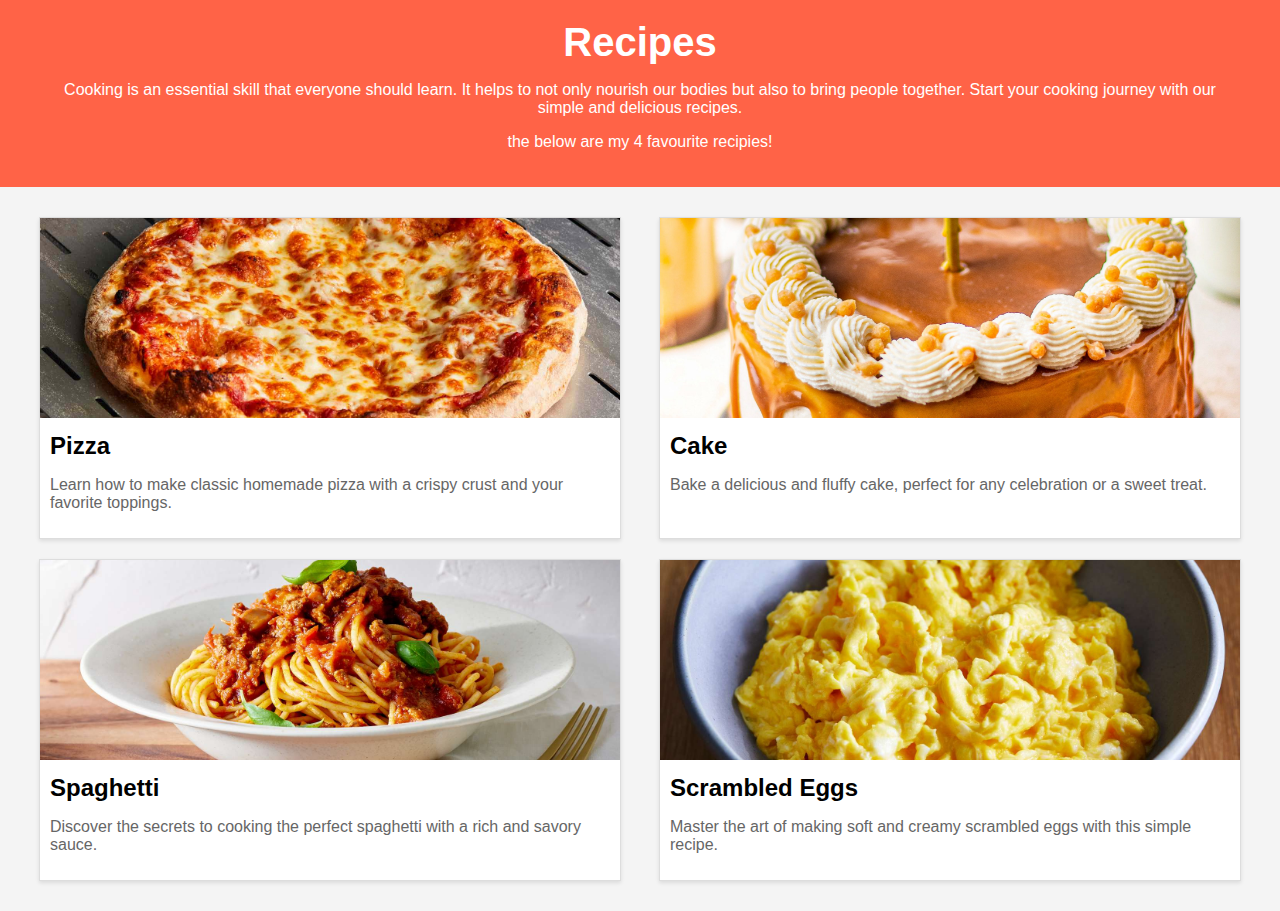
<file: recipe/index.html>
<!DOCTYPE html>
<html lang="en">
<head>
    <meta charset="UTF-8">
    <meta name="viewport" content="width=device-width, initial-scale=1.0">
    <title>Recipes</title>
    <link rel="stylesheet" href="styles.css">
</head>
<body>
    <header>
        <h1>Recipes</h1>
        <p>Cooking is an essential skill that everyone should learn. It helps to not only nourish our bodies but also to bring people together. Start your cooking journey with our simple and delicious recipes.<p>the below are my 4 favourite recipies!</p>
    </header>
    <div class="recipe-container">
        <div class="recipe">
            <a href="pizza.html" style="text-decoration: none; color: black;"><img src="images/pizza.jpg" alt="Pizza"></a>
            <a href="pizza.html" style="text-decoration: none; color: black;"><h2>Pizza</h2></a>
            <p>Learn how to make classic homemade pizza with a crispy crust and your favorite toppings.</p>
        </div>
        <div class="recipe">
            <a href="cake.html" style="text-decoration: none; color: black;"><img src="images/cake.jpg" alt="Cake"></a>
            <a href="cake.html" style="text-decoration: none; color: black;"><h2>Cake</h2></a>
            <p>Bake a delicious and fluffy cake, perfect for any celebration or a sweet treat.</p>
        </div>
        <div class="recipe">
            <a href="spaghetti.html" style="text-decoration: none; color: black;"><img src="images/spaghetti.jpg" alt="Spaghetti"></a>
            <a href="spaghetti.html" style="text-decoration: none; color: black;"><h2>Spaghetti</h2></a>
            <p>Discover the secrets to cooking the perfect spaghetti with a rich and savory sauce.</p>
        </div>
        <div class="recipe">
            <a href="scarambled.html" style="text-decoration: none; color: black;"><img src="images/scrambled-eggs.jpg" alt="Scrambled Eggs"></a>
            <a href="scarambled.html" style="text-decoration: none; color: black;"><h2>Scrambled Eggs</h2></a>
            <p>Master the art of making soft and creamy scrambled eggs with this simple recipe.</p>
        </div>
    </div>
</body>
</html>
</file>
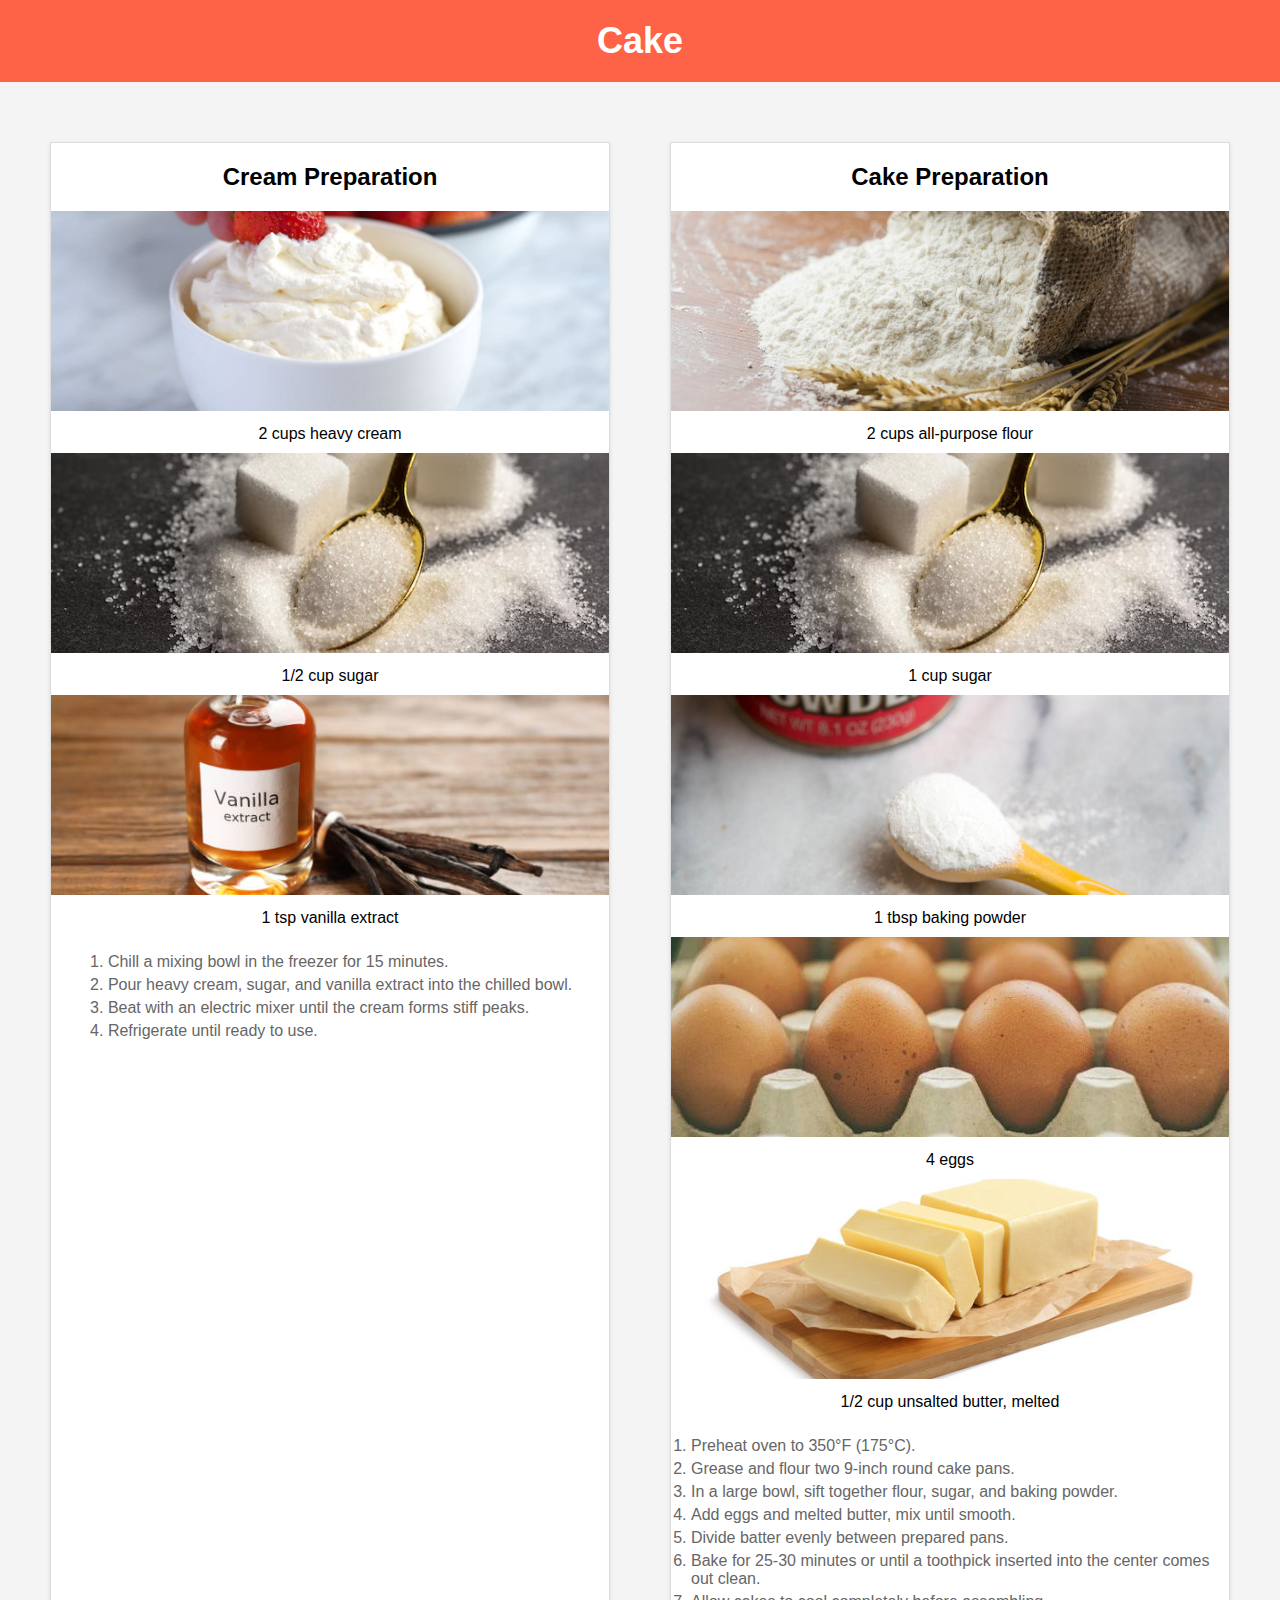
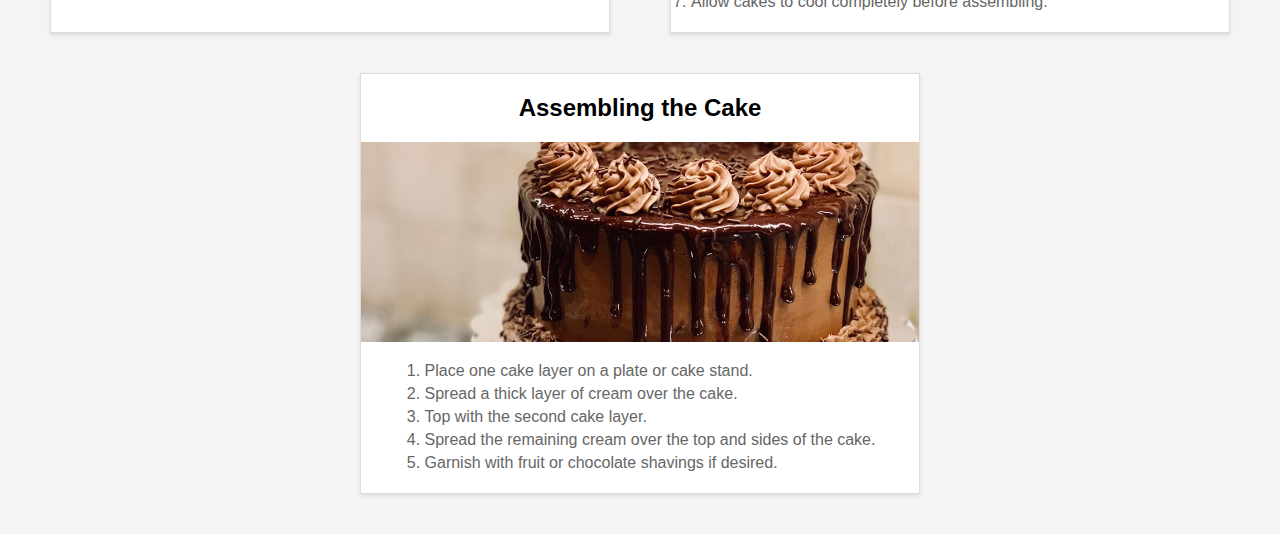
<file: recipe/cake.html>
<!DOCTYPE html>
<html lang="en">
<head>
    <meta charset="UTF-8">
    <meta name="viewport" content="width=device-width, initial-scale=1.0">
    <title>Cake Recipe</title>
    <link rel="stylesheet" href="spaghetti.css">
</head>
<body>
    <header>
        <h1>Cake</h1>
    </header>
    <div class="ingredients-container">
        <div class="section">
            <h2>Cream Preparation</h2>
            <img src="images/cream.jpg" alt="Cream">
            <p>2 cups heavy cream</p>
            <img src="images/sugar.jpg" alt="Sugar">
            <p>1/2 cup sugar</p>
            <img src="images/vanilla.jpg" alt="Vanilla Extract">
            <p>1 tsp vanilla extract</p>
            <ol class="instruction">
                <li>Chill a mixing bowl in the freezer for 15 minutes.</li>
                <li>Pour heavy cream, sugar, and vanilla extract into the chilled bowl.</li>
                <li>Beat with an electric mixer until the cream forms stiff peaks.</li>
                <li>Refrigerate until ready to use.</li>
            </ol>
        </div>
        <div class="section">
            <h2>Cake Preparation</h2>
            <img src="images/flour.jpg" alt="Flour">
            <p>2 cups all-purpose flour</p>
            <img src="images/sugar.jpg" alt="Sugar">
            <p>1 cup sugar</p>
            <img src="images/baking-powder.jpg" alt="Baking Powder">
            <p>1 tbsp baking powder</p>
            <img src="images/eggs.jpg" alt="Eggs">
            <p>4 eggs</p>
            <img src="images/butter.jpg" alt="Butter">
            <p>1/2 cup unsalted butter, melted</p>
            <ol class="instruction">
                <li>Preheat oven to 350°F (175°C).</li>
                <li>Grease and flour two 9-inch round cake pans.</li>
                <li>In a large bowl, sift together flour, sugar, and baking powder.</li>
                <li>Add eggs and melted butter, mix until smooth.</li>
                <li>Divide batter evenly between prepared pans.</li>
                <li>Bake for 25-30 minutes or until a toothpick inserted into the center comes out clean.</li>
                <li>Allow cakes to cool completely before assembling.</li>
            </ol>
        </div>
        <div class="section">
            <h2>Assembling the Cake</h2>
            <img src="images/assembly.jpg" alt="Cake Assembly">
            <ol class="instruction">
                <li>Place one cake layer on a plate or cake stand.</li>
                <li>Spread a thick layer of cream over the cake.</li>
                <li>Top with the second cake layer.</li>
                <li>Spread the remaining cream over the top and sides of the cake.</li>
                <li>Garnish with fruit or chocolate shavings if desired.</li>
            </ol>
        </div>
    </div>
</body>
</html>
</file>
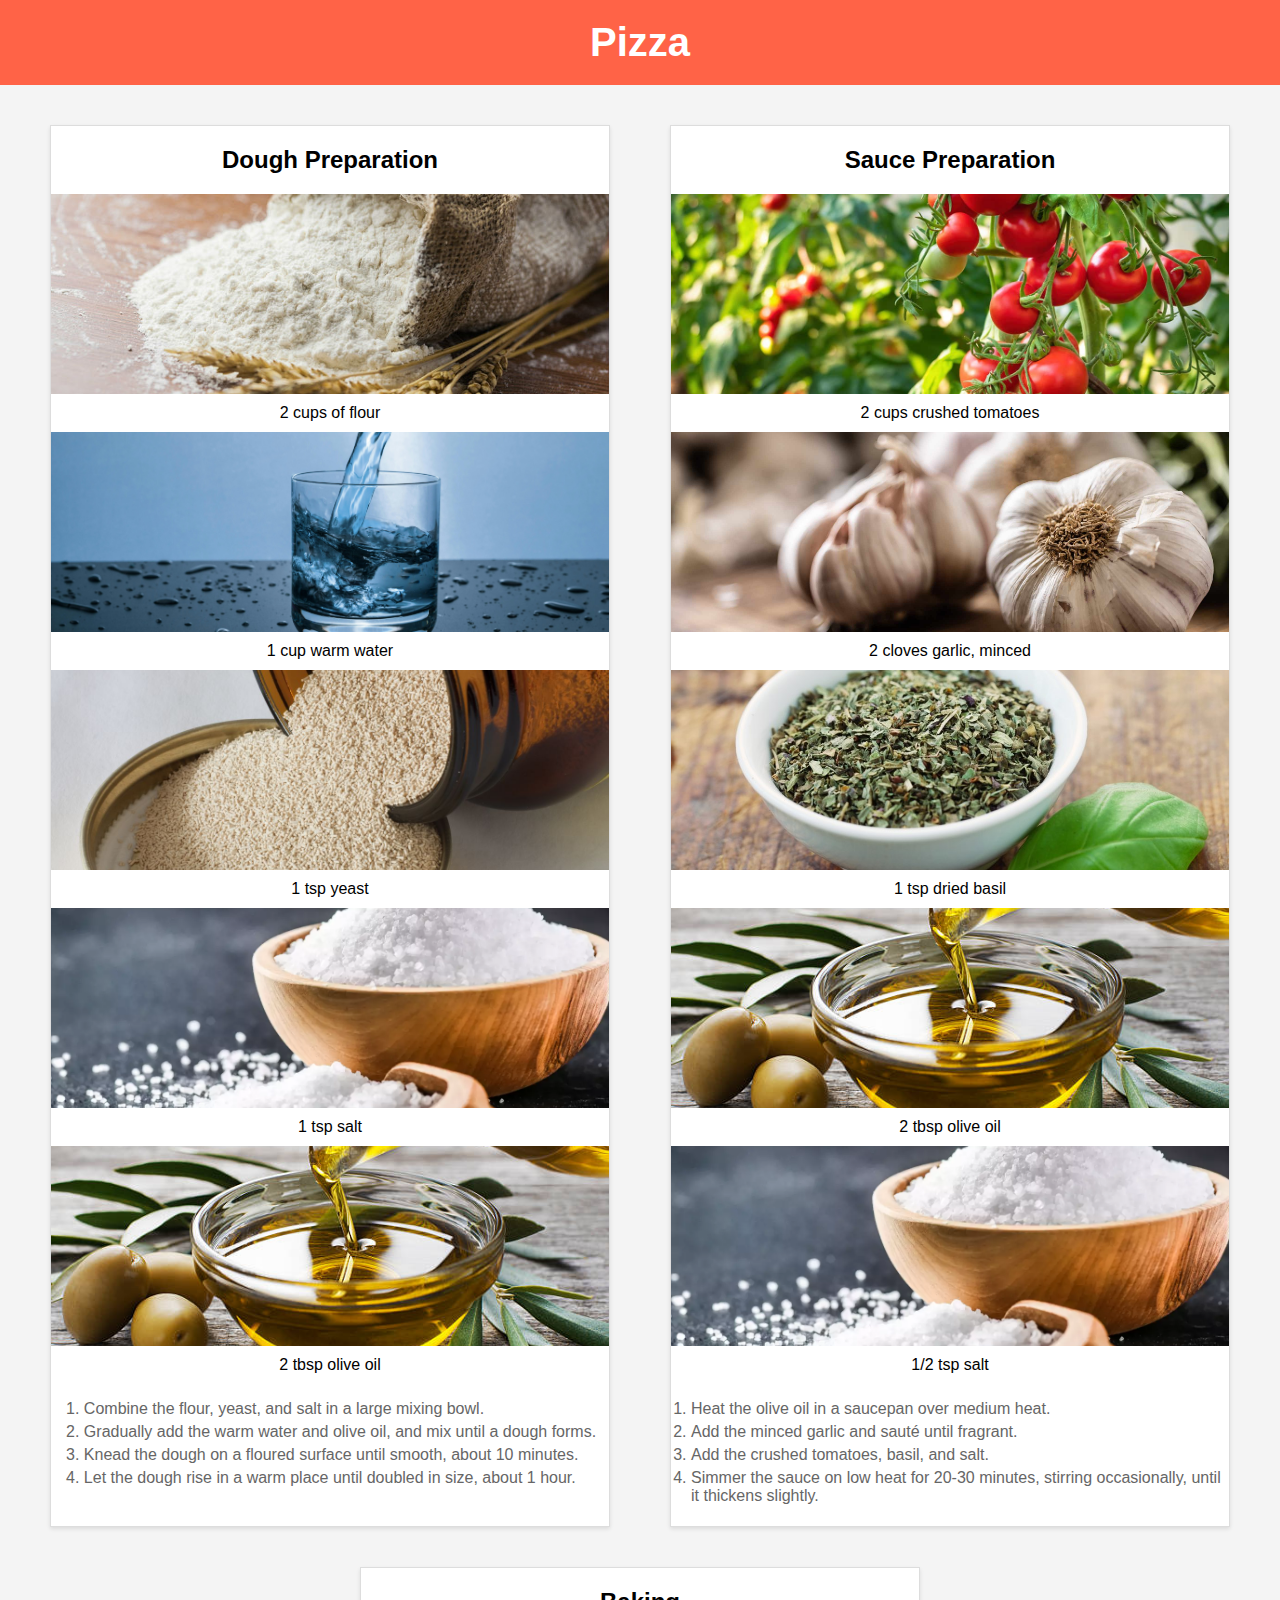
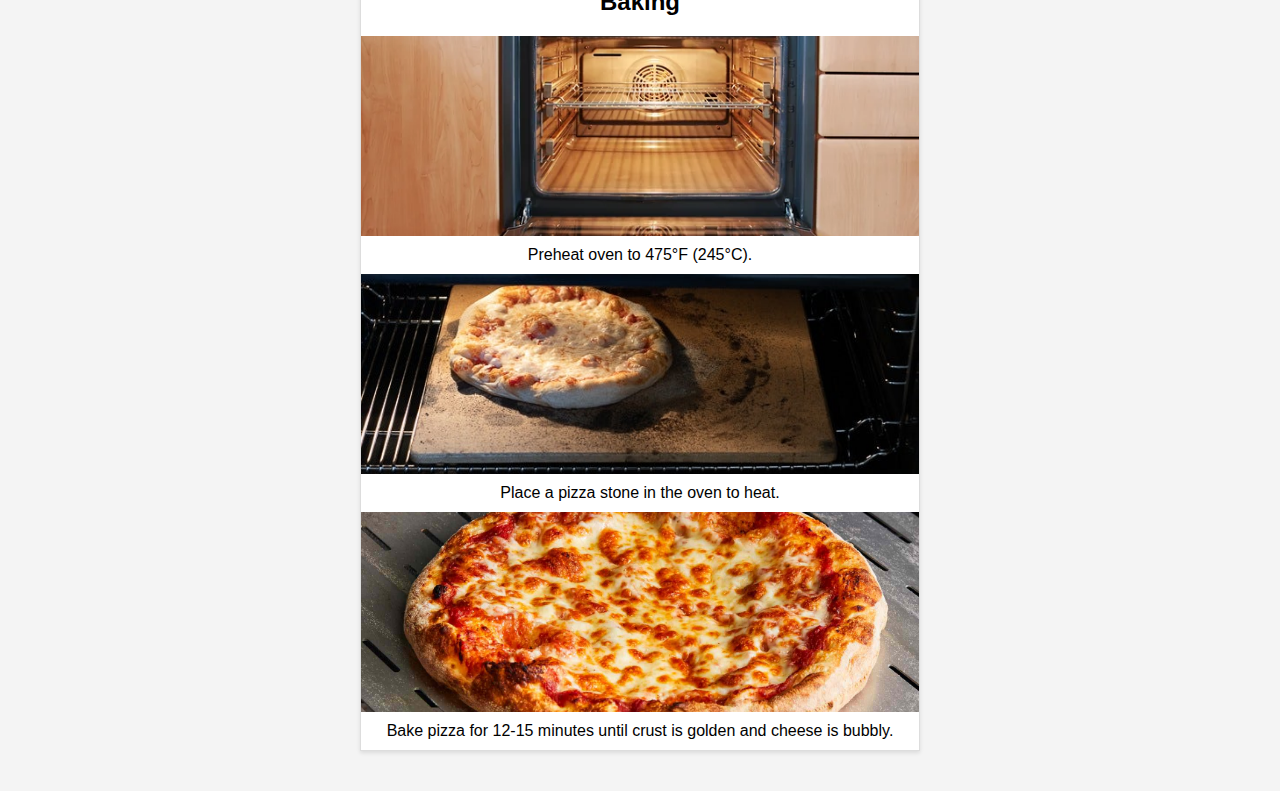
<file: recipe/pizza.html>
<!DOCTYPE html>
<html lang="en">
<head>
    <meta charset="UTF-8">
    <meta name="viewport" content="width=device-width, initial-scale=1.0">
    <title>Pizza Ingredients</title>
    <link rel="stylesheet" href="styles.css">
</head>
<body>
    <header>
        <h1>Pizza</h1>
    </header>
    <div class="ingredients-container">
        <div class="section">
            <h2>Dough Preparation</h2>
            <img src="images/flour.jpg" alt="Flour">
            <p>2 cups of flour</p>
            <img src="images/water.jpg" alt="Water">
            <p>1 cup warm water</p>
            <img src="images/yeast.jpg" alt="Yeast">
            <p>1 tsp yeast</p>
            <img src="images/salt.jpg" alt="Salt">
            <p>1 tsp salt</p>
            <img src="images/oil.jpg" alt="Olive Oil">
            <p>2 tbsp olive oil</p>
            <ol class="instruction">
                <li>Combine the flour, yeast, and salt in a large mixing bowl.</li>
                <li>Gradually add the warm water and olive oil, and mix until a dough forms.</li>
                <li>Knead the dough on a floured surface until smooth, about 10 minutes.</li>
                <li>Let the dough rise in a warm place until doubled in size, about 1 hour.</li>
            </ol>
        </div>
        <div class="section">
            <h2>Sauce Preparation</h2>
            <img src="images/tomatoes.jpg" alt="Tomatoes">
            <p>2 cups crushed tomatoes</p>
            <img src="images/garlic.jpg" alt="Garlic">
            <p>2 cloves garlic, minced</p>
            <img src="images/basil.jpg" alt="Basil">
            <p>1 tsp dried basil</p>
            <img src="images/oil.jpg" alt="Olive Oil">
            <p>2 tbsp olive oil</p>
            <img src="images/salt.jpg" alt="Salt">
            <p>1/2 tsp salt</p>
            <ol class="instruction">
                <li>Heat the olive oil in a saucepan over medium heat.</li>
                <li>Add the minced garlic and sauté until fragrant.</li>
                <li>Add the crushed tomatoes, basil, and salt.</li>
                <li>Simmer the sauce on low heat for 20-30 minutes, stirring occasionally, until it thickens slightly.</li>
            </ol>
        </div>
        <div class="section">
            <h2>Baking</h2>
            <img src="images/oven.jpg" alt="Oven">
            <p>Preheat oven to 475°F (245°C).</p>
            <img src="images/pizza-stone.jpg" alt="Pizza Stone">
            <p>Place a pizza stone in the oven to heat.</p>
            <img src="images/pizza.jpg" alt="Pizza">
            <p>Bake pizza for 12-15 minutes until crust is golden and cheese is bubbly.</p>
        </div>
    </div>
</body>
</html>
</file>
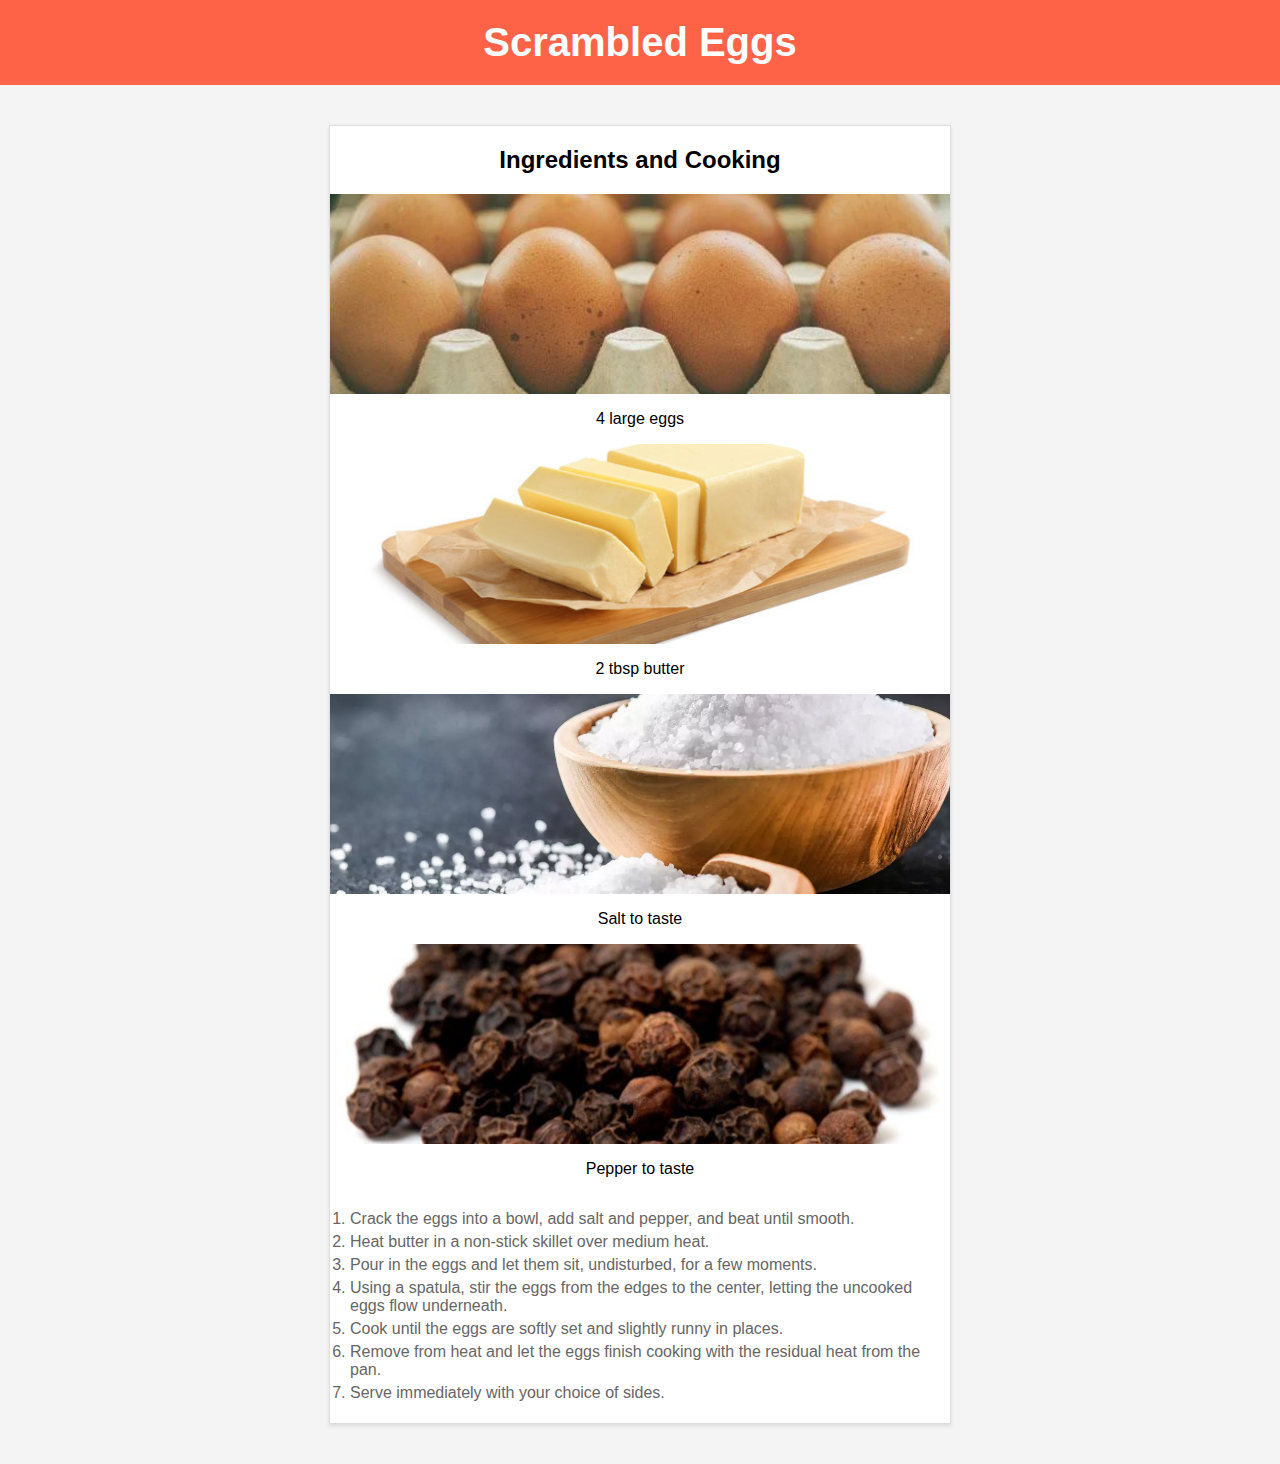
<file: recipe/scarambled.html>
<!DOCTYPE html>
<html lang="en">
<head>
    <meta charset="UTF-8">
    <meta name="viewport" content="width=device-width, initial-scale=1.0">
    <title>Scrambled Eggs</title>
    <style>
        body {
            font-family: Arial, sans-serif;
            margin: 0;
            padding: 0;
            background: #f4f4f4;
        }
        header {
            background: #ff6347;
            color: white;
            padding: 20px 40px;
            text-align: center;
        }
        header h1 {
            margin: 0;
            padding: 0;
            font-size: 40px;
        }
        .ingredients-container {
            padding: 20px;
            display: flex;
            flex-direction: column;
            align-items: center;
        }
        .section {
            background: white;
            border: 1px solid #ddd;
            margin: 20px;
            width: 50%;
            box-shadow: 0 2px 4px rgba(0,0,0,0.1);
            text-align: center;
            overflow: hidden; 
        }
        .section img {
            width: 100%;
            height: 200px;
            object-fit: cover;
            display: block;
        }
        .section ol {
            text-align: left;
            display: inline-block;
            margin-left: 0;
            padding-left: 20px;
        }
        .section:hover {
            box-shadow: 0 5px 15px rgba(0,0,0,0.2);
        }
        .section ol {
            text-align: left;
            display: inline-block;
            margin-left: 0;
            padding-left: 20px;
            list-style-type: decimal; 
            color: #666; 
        }

.section ol li {
    margin-bottom: 5px; 
}


    </style>
</head>
<body>
    <header>
        <h1>Scrambled Eggs</h1>
    </header>
    <div class="ingredients-container">
        <div class="section">
            <h2>Ingredients and Cooking</h2>
            <img src="images/eggs.jpg" alt="Eggs">
            <p>4 large eggs</p>
            <img src="images/butter.jpg" alt="Butter">
            <p>2 tbsp butter</p>
            <img src="images/salt.jpg" alt="Salt">
            <p>Salt to taste</p>
            <img src="images/pepper.jpg" alt="Pepper">
            <p>Pepper to taste</p>
            <ol class="instruction">
                <li>Crack the eggs into a bowl, add salt and pepper, and beat until smooth.</li>
                <li>Heat butter in a non-stick skillet over medium heat.</li>
                <li>Pour in the eggs and let them sit, undisturbed, for a few moments.</li>
                <li>Using a spatula, stir the eggs from the edges to the center, letting the uncooked eggs flow underneath.</li>
                <li>Cook until the eggs are softly set and slightly runny in places.</li>
                <li>Remove from heat and let the eggs finish cooking with the residual heat from the pan.</li>
                <li>Serve immediately with your choice of sides.</li>
            </ol>
        </div>
    </div>
</body>
</html>
</file>
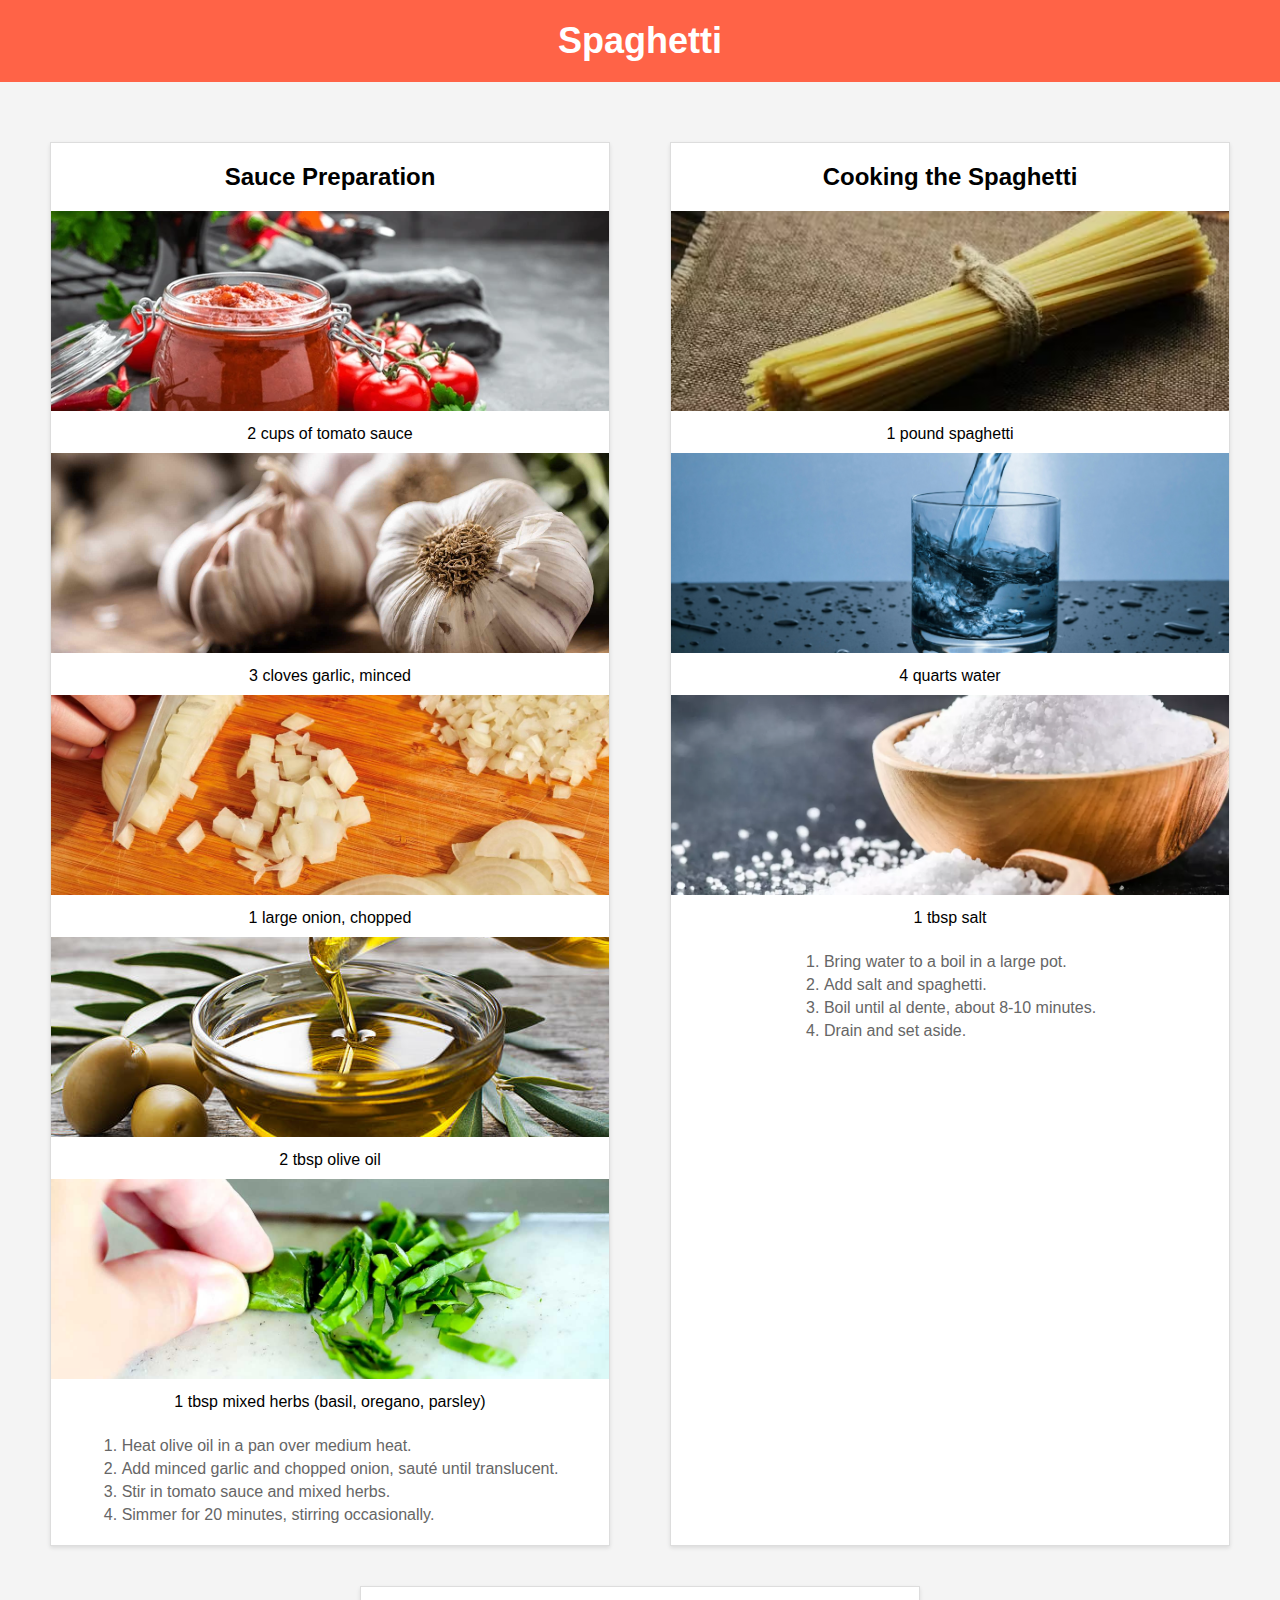
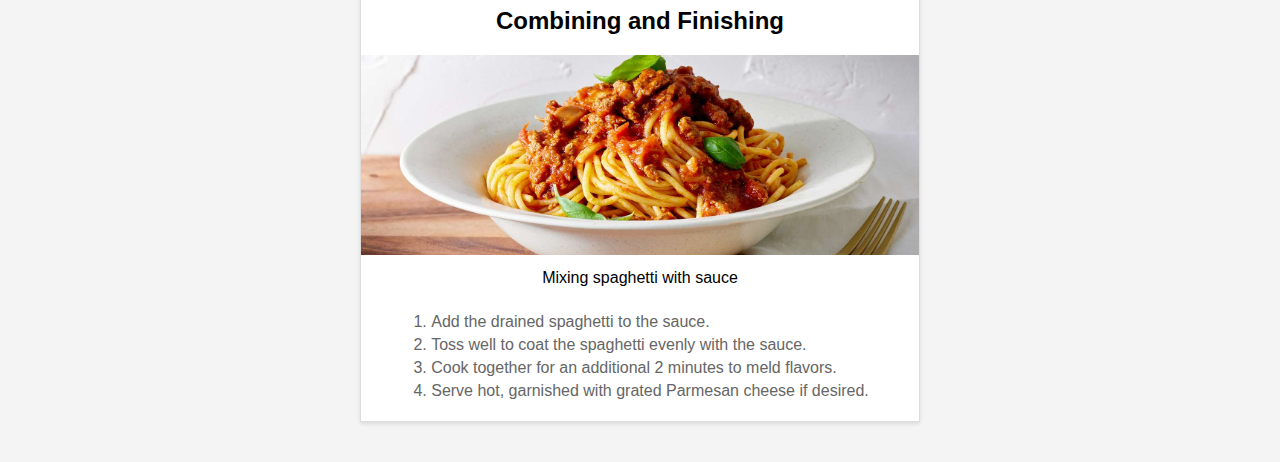
<file: recipe/spaghetti.html>
<!DOCTYPE html>
<html lang="en">
<head>
    <meta charset="UTF-8">
    <meta name="viewport" content="width=device-width, initial-scale=1.0">
    <title>Spaghetti Recipe</title>
    <link rel="stylesheet" href="spaghetti.css">
</head>
<body>
    <header>
        <h1>Spaghetti</h1>
    </header>
    <div class="ingredients-container">
        <div class="section">
            <h2>Sauce Preparation</h2>
            <img src="images/tomato-sauce.jpg" alt="Tomato Sauce">
            <p>2 cups of tomato sauce</p>
            <img src="images/garlic.jpg" alt="Garlic">
            <p>3 cloves garlic, minced</p>
            <img src="images/onion.jpg" alt="Onion">
            <p>1 large onion, chopped</p>
            <img src="images/oil.jpg" alt="Olive Oil">
            <p>2 tbsp olive oil</p>
            <img src="images/herbs.jpg" alt="Herbs">
            <p>1 tbsp mixed herbs (basil, oregano, parsley)</p>
            <ol class="instruction">
                <li>Heat olive oil in a pan over medium heat.</li>
                <li>Add minced garlic and chopped onion, sauté until translucent.</li>
                <li>Stir in tomato sauce and mixed herbs.</li>
                <li>Simmer for 20 minutes, stirring occasionally.</li>
            </ol>
        </div>
        <div class="section">
            <h2>Cooking the Spaghetti</h2>
            <img src="images/raw-spaghetti.jpg" alt="Spaghetti">
            <p>1 pound spaghetti</p>
            <img src="images/water.jpg" alt="Water">
            <p>4 quarts water</p>
            <img src="images/salt.jpg" alt="Salt">
            <p>1 tbsp salt</p>
            <ol class="instruction">
                <li>Bring water to a boil in a large pot.</li>
                <li>Add salt and spaghetti.</li>
                <li>Boil until al dente, about 8-10 minutes.</li>
                <li>Drain and set aside.</li>
            </ol>
        </div>
        <div class="section">
            <h2>Combining and Finishing</h2>
            <img src="images/spaghetti.jpg" alt="Mixing Spaghetti and Sauce">
            <p>Mixing spaghetti with sauce</p>
            <ol class="instruction">
                <li>Add the drained spaghetti to the sauce.</li>
                <li>Toss well to coat the spaghetti evenly with the sauce.</li>
                <li>Cook together for an additional 2 minutes to meld flavors.</li>
                <li>Serve hot, garnished with grated Parmesan cheese if desired.</li>
            </ol>
        </div>
    </div>
</body>
</html>
</file>
<file: recipe/styles.css>
body {
    font-family: Arial, sans-serif;
    margin: 0;
    padding: 0;
    background: #f4f4f4;
}

header {
    background: #ff6347;
    color: white;
    padding: 20px 40px;
    text-align: center;
}

header h1 {
    margin: 0;
    padding: 0;
    font-size: 40px;
}

.recipe-container {
    display: flex;
    flex-wrap: wrap;
    justify-content: space-around;
    padding: 20px;
}

.recipe {
    background: white;
    border: 1px solid #ddd;
    margin: 10px;
    width: calc(50% - 40px);
    box-shadow: 0 2px 4px rgba(0,0,0,0.1);
    transition: box-shadow 0.3s ease-in-out;
}

.recipe:hover {
    box-shadow: 0 5px 15px rgba(0,0,0,0.2);
}

.recipe img {
    width: 100%;
    height: 200px;
    object-fit: cover;
}

.recipe h2 {
    margin: 10px;
}

.recipe p {
    padding: 0 10px 10px;
    color: #666;
}

@media (max-width: 600px) {
    .recipe {
        width: calc(100% - 40px);
    }
}
/*pizza*/
.ingredients-container {
    display: flex;
    flex-wrap: wrap;
    justify-content: space-around;
    padding: 20px;
}

.section {
    background: white;
    border: 1px solid #ddd;
    margin: 20px;
    width: 45%;
    box-shadow: 0 2px 4px rgba(0,0,0,0.1);
    text-align: center;
    overflow: hidden; 
}

.section img {
    width: 100%; 
    height: 200px; 
    object-fit: cover; 
    display: block; 
}

.section h2 {
    margin: 20px 0;
}

.section p {
    margin: 10px 0;
}

.section ol {
    text-align: left;
    display: inline-block;
    margin-left: 0;
    padding-left: 20px;
}

@media (max-width: 768px) {
    .section {
        width: 90%;
    }
}
/*pizza*/
/*spaghetti*/
.section:hover {
    box-shadow: 0 5px 15px rgba(0,0,0,0.2);
}
.section ol {
    text-align: left;
    display: inline-block;
    margin-left: 0;
    padding-left: 20px;
    list-style-type: decimal; 
    color: #666; 
}

.section ol li {
    margin-bottom: 5px; 
}
</file>
<file: recipe/spaghetti.css>
body {
    font-family: Arial, sans-serif;
    margin: 0;
    padding: 0;
    background: #f4f4f4;
}

header {
    background: #ff6347;
    color: white;
    padding: 20px;
    text-align: center;
    margin-bottom: 20px;
}

header h1 {
    margin: 0;
    font-size: 36px;
}

.ingredients-container {
    display: flex;
    flex-wrap: wrap;
    justify-content: space-around;
    padding: 20px;
}

.section {
    background: white;
    border: 1px solid #ddd;
    margin: 20px;
    width: 45%;
    box-shadow: 0 2px 4px rgba(0,0,0,0.1);
    text-align: center;
    overflow: hidden;
}

.section img {
    width: 100%;
    height: 200px;
    object-fit: cover;
}

.section h2 {
    margin: 20px 0;
}

.section p {
    margin: 10px 0;
}

.section ol {
    text-align: left;
    display: inline-block;
    margin-left: 0;
    padding-left: 20px;
}

@media (max-width: 768px) {
    .section {
        width: 90%;
    }
}
.section:hover {
    box-shadow: 0 5px 15px rgba(0,0,0,0.2);
}
.section ol {
    text-align: left;
    display: inline-block;
    margin-left: 0;
    padding-left: 20px;
    list-style-type: decimal; 
    color: #666; 
}

.section ol li {
    margin-bottom: 5px; 
}
</file>
